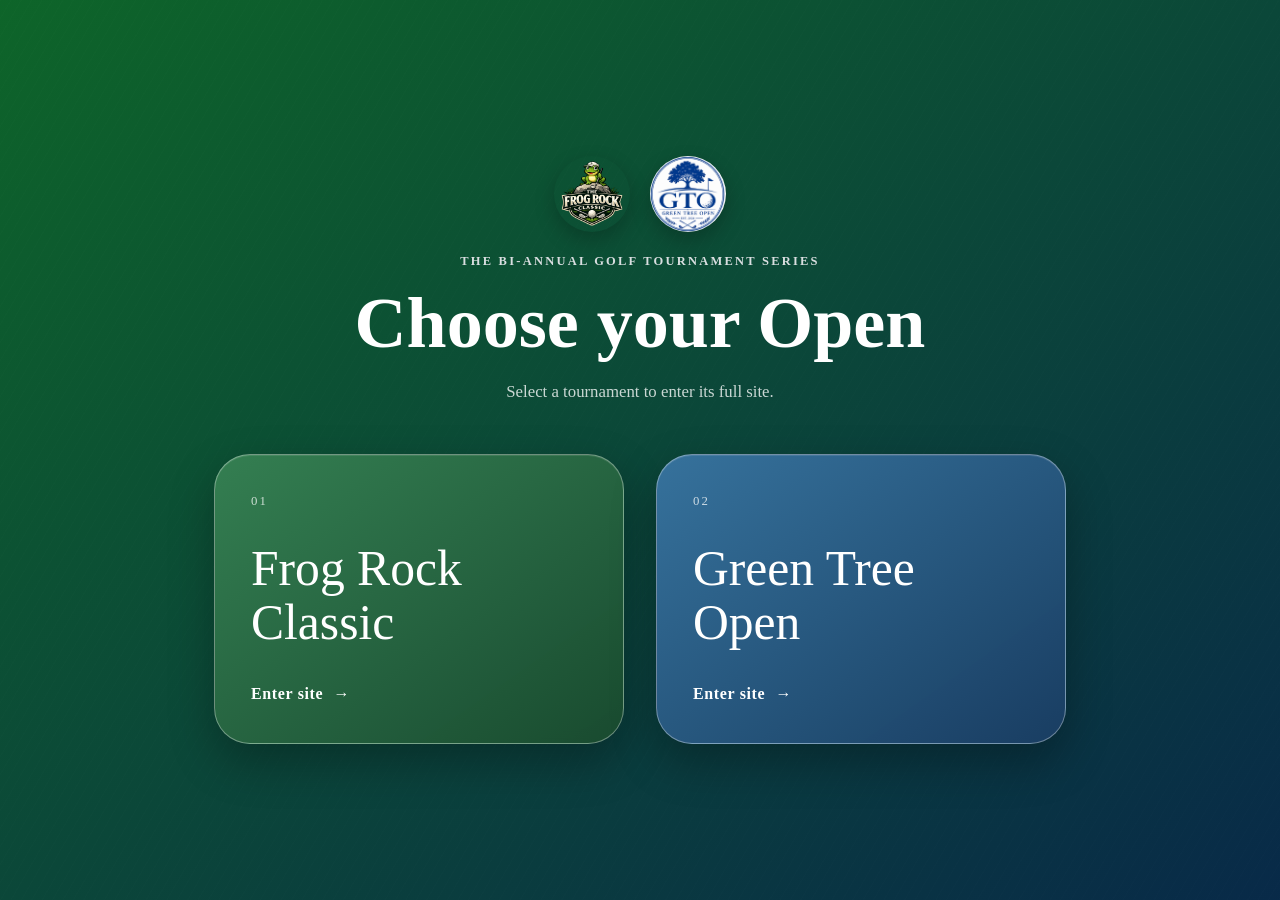
<file: index.html>
<!DOCTYPE html>
<html lang="en">
<head>
    <meta charset="UTF-8">
    <meta name="viewport" content="width=device-width, initial-scale=1.0, maximum-scale=5.0">
    <meta name="theme-color" content="#2c5f2d">
    <meta name="description" content="Choose between the Frog Rock Classic and Green Tree Open">
    <title>Open Championships</title>
    <link rel="icon" type="image/png" href="public/images/fgc.png">
    <link rel="stylesheet" href="styles.css">
</head>
<body class="landing-page">
    <main class="landing-main">
        <section class="landing-intro">
            <div class="landing-logos" aria-label="Tournament logos">
                <img src="public/images/fgc.png" alt="Frog Rock Classic logo" class="landing-logo">
                <img src="public/images/GTO%20logo.png" alt="Green Tree Open logo" class="landing-logo">
            </div>
            <p class="landing-kicker">The bi-annual golf tournament series</p>
            <h1>Choose your Open</h1>
            <p class="landing-copy">Select a tournament to enter its full site.</p>
        </section>

        <section class="open-choices" aria-label="Tournament websites">
            <a class="open-bubble open-bubble--frog" href="frog-rock-open.html">
                <span class="bubble-number">01</span>
                <span class="bubble-title">Frog Rock Classic</span>
                <span class="bubble-action">Enter site <span aria-hidden="true">&#8594;</span></span>
            </a>
            <a class="open-bubble open-bubble--tree" href="green-tree-open.html">
                <span class="bubble-number">02</span>
                <span class="bubble-title">Green Tree Open</span>
                <span class="bubble-action">Enter site <span aria-hidden="true">&#8594;</span></span>
            </a>
        </section>
    </main>
</body>
</html>
</file>
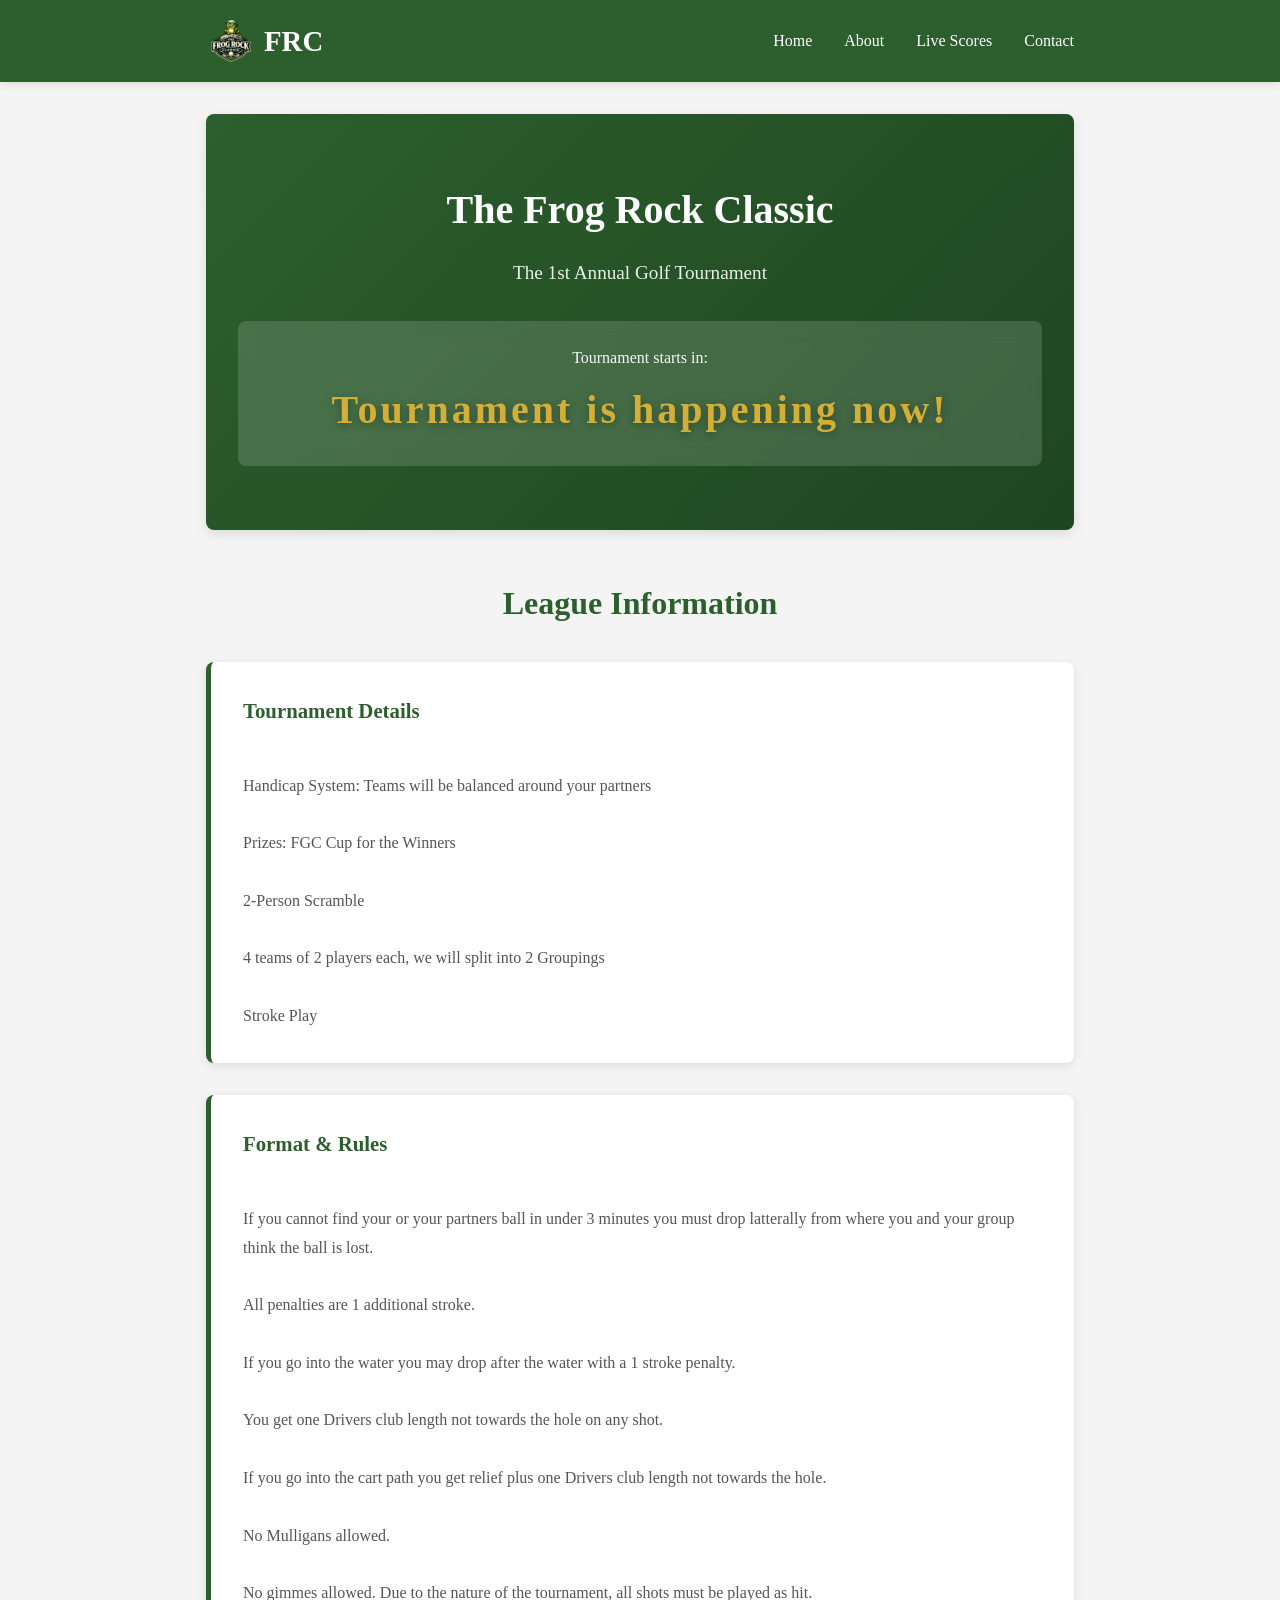
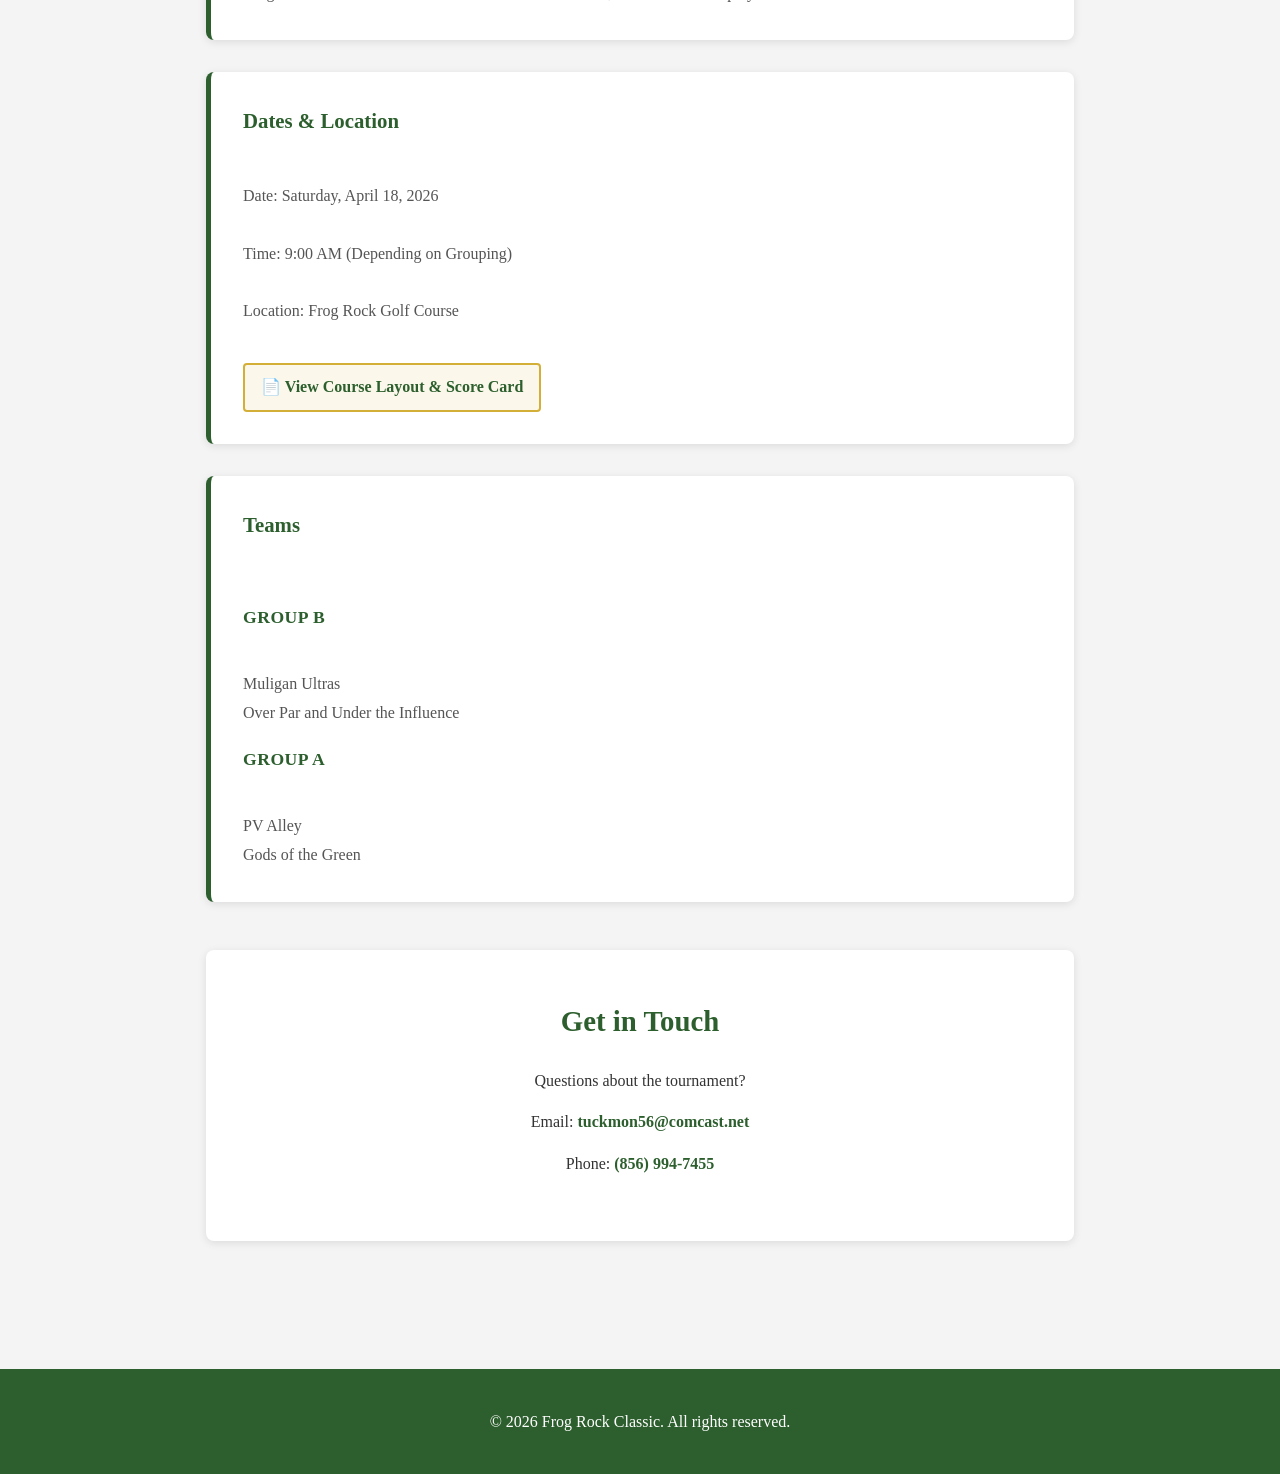
<file: frog-rock-open.html>
<!DOCTYPE html>
<html lang="en">
<head>
    <meta charset="UTF-8">
    <meta name="viewport" content="width=device-width, initial-scale=1.0, maximum-scale=5.0">
    <meta name="theme-color" content="#2c5f2d">
    <meta name="description" content="Golf Tournament League Information">
    <title>Frog Rock Classic</title>
    <link rel="icon" type="image/png" href="public/images/fgc.png">
    <link rel="stylesheet" href="styles.css">
</head>
<body>
    <header>
        <nav>
            <a href="index.html" class="logo" aria-label="Return to tournament selection">
                <img src="public/images/fgc.png" alt="FRC Logo" class="logo-image">
                <span>FRC</span>
            </a>
            <ul class="nav-links">
                <li><a href="#home">Home</a></li>
                <li><a href="#about">About</a></li>
                <li><a href="scores.html">Live Scores</a></li>
                <li><a href="#contact">Contact</a></li>
            </ul>
        </nav>
    </header>

    <main>
        <section id="home" class="hero">
            <h1>The Frog Rock Classic</h1>
            <p>The 1st Annual Golf Tournament</p>
            <div id="countdown-container">
                <p>Tournament starts in:</p>
                <div id="countdown"></div>
            </div>
        </section>

        <section id="about" class="league-info">
            <h2>League Information</h2>
            <div class="info-container">
                <div class="info-card">
                    <h3>Tournament Details</h3>
                    <p>
                        <br>Handicap System: Teams will be balanced around your partners <br>
                        <br>Prizes: FGC Cup for the Winners <br>
                        <br>2-Person Scramble <br>
                        <br>4 teams of 2 players each, we will split into 2 Groupings <br>
                        <br>Stroke Play <br>
                    </p>
                </div>
                <div class="info-card">
                    <h3>Format & Rules</h3>
                    <p>
                        <br> If you cannot find your or your partners ball in under 3 minutes you must drop latterally from where you and your group think the ball is lost. <br>
                        <br> All penalties are 1 additional stroke. <br>
                        <br> If you go into the water you may drop after the water with a 1 stroke penalty. <br>
                        <br> You get one Drivers club length not towards the hole on any shot. <br>
                        <br> If you go into the cart path you get relief plus one Drivers club length not towards the hole. <br>
                        <br> No Mulligans allowed. <br>
                        <br> No gimmes allowed. Due to the nature of the tournament, all shots must be played as hit. <br>
                    </p>
                </div>
                <div class="info-card">
                    <h3>Dates & Location</h3>
                    <p>
                        <br>Date: Saturday, April 18, 2026 <br>
                        <br>Time: 9:00 AM (Depending on Grouping) <br>
                        <br>Location: Frog Rock Golf Course <br>
                        <br><a href="https://storage.googleapis.com/production-powweb-v1-0-6/656/1707656/BGZ0WDXo/05d2255174584f069ac02efb494a9602?fileName=Frog%20Rock%20Score%20Card.jpg.pdf" target="_blank" class="course-link">📄 View Course Layout & Score Card</a>
                    </p>
                </div>
                <div class="info-card">
                    <h3>Teams</h3>
                    <p>
                        <br>
                        <strong>Group B</strong><br>
                        Muligan Ultras<br>
                        Over Par and Under the Influence
                        <strong>Group A</strong><br>
                        PV Alley<br>
                        Gods of the Green<br>
                    </p>
                </div>
            </div>
        </section>

        <section id="contact" class="contact">
            <h2>Get in Touch</h2>
            <p>Questions about the tournament?</p>
            <p>Email: <a href="mailto:tuckmon56@comcast.net">tuckmon56@comcast.net</a></p>
            <p>Phone: <a href="tel:+856-994-7455">(856) 994-7455</a></p>
        </section>
    </main>

    <footer>
        <script>
            const tournamentDate = new Date("April 18, 2026 09:00:00").getTime();

            function updateCountdown() {
                const now = new Date().getTime();
                const distance = tournamentDate - now;

                if (distance < 0) {
                    document.getElementById("countdown").innerHTML = "Tournament is happening now!";
                    return;
                }

                const days = Math.floor(distance / (1000 * 60 * 60 * 24));
                const hours = Math.floor((distance % (1000 * 60 * 60 * 24)) / (1000 * 60 * 60));
                const minutes = Math.floor((distance % (1000 * 60 * 60)) / (1000 * 60));
                const seconds = Math.floor((distance % (1000 * 60)) / 1000);

                document.getElementById("countdown").innerHTML =
                    days + "d " + hours + "h " + minutes + "m " + seconds + "s";
            }

            updateCountdown();
            setInterval(updateCountdown, 1000);
        </script>
        <p>&copy; 2026 Frog Rock Classic. All rights reserved.</p>
    </footer>
</body>
</html>
</file>
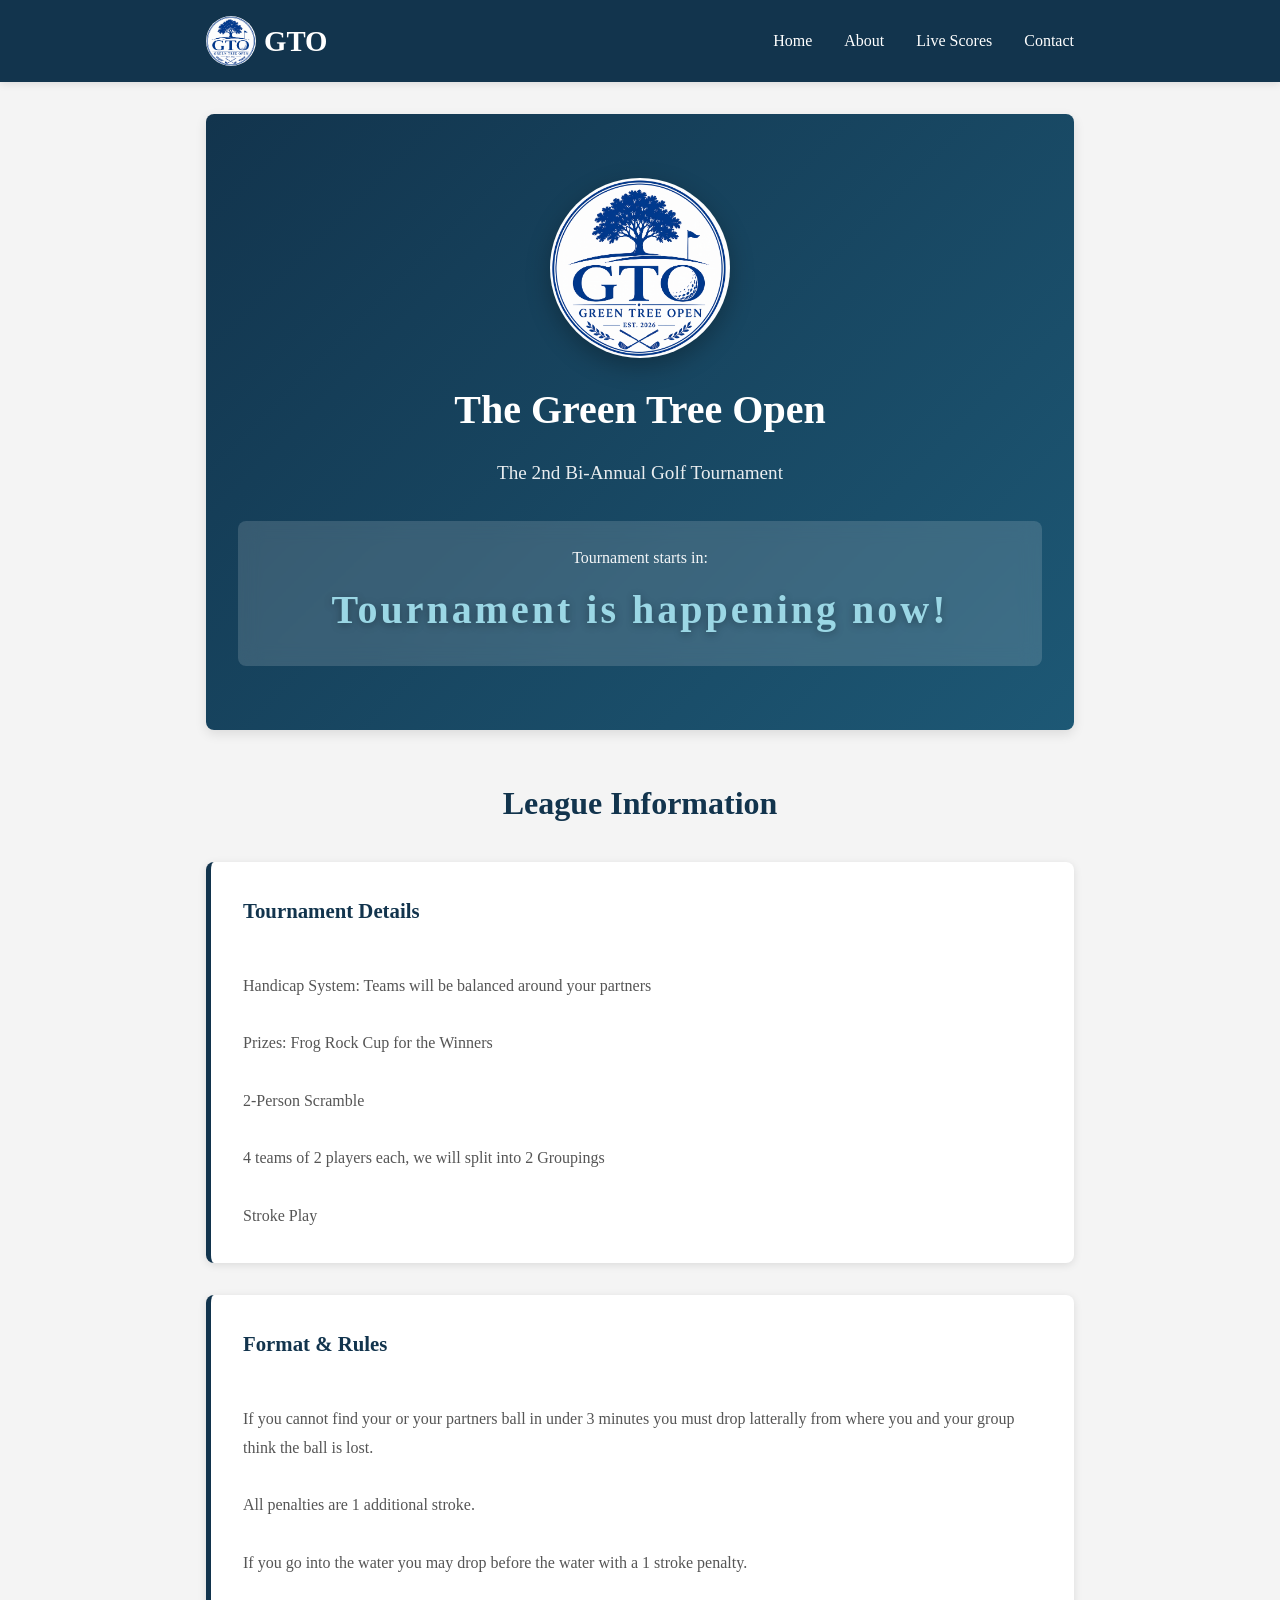
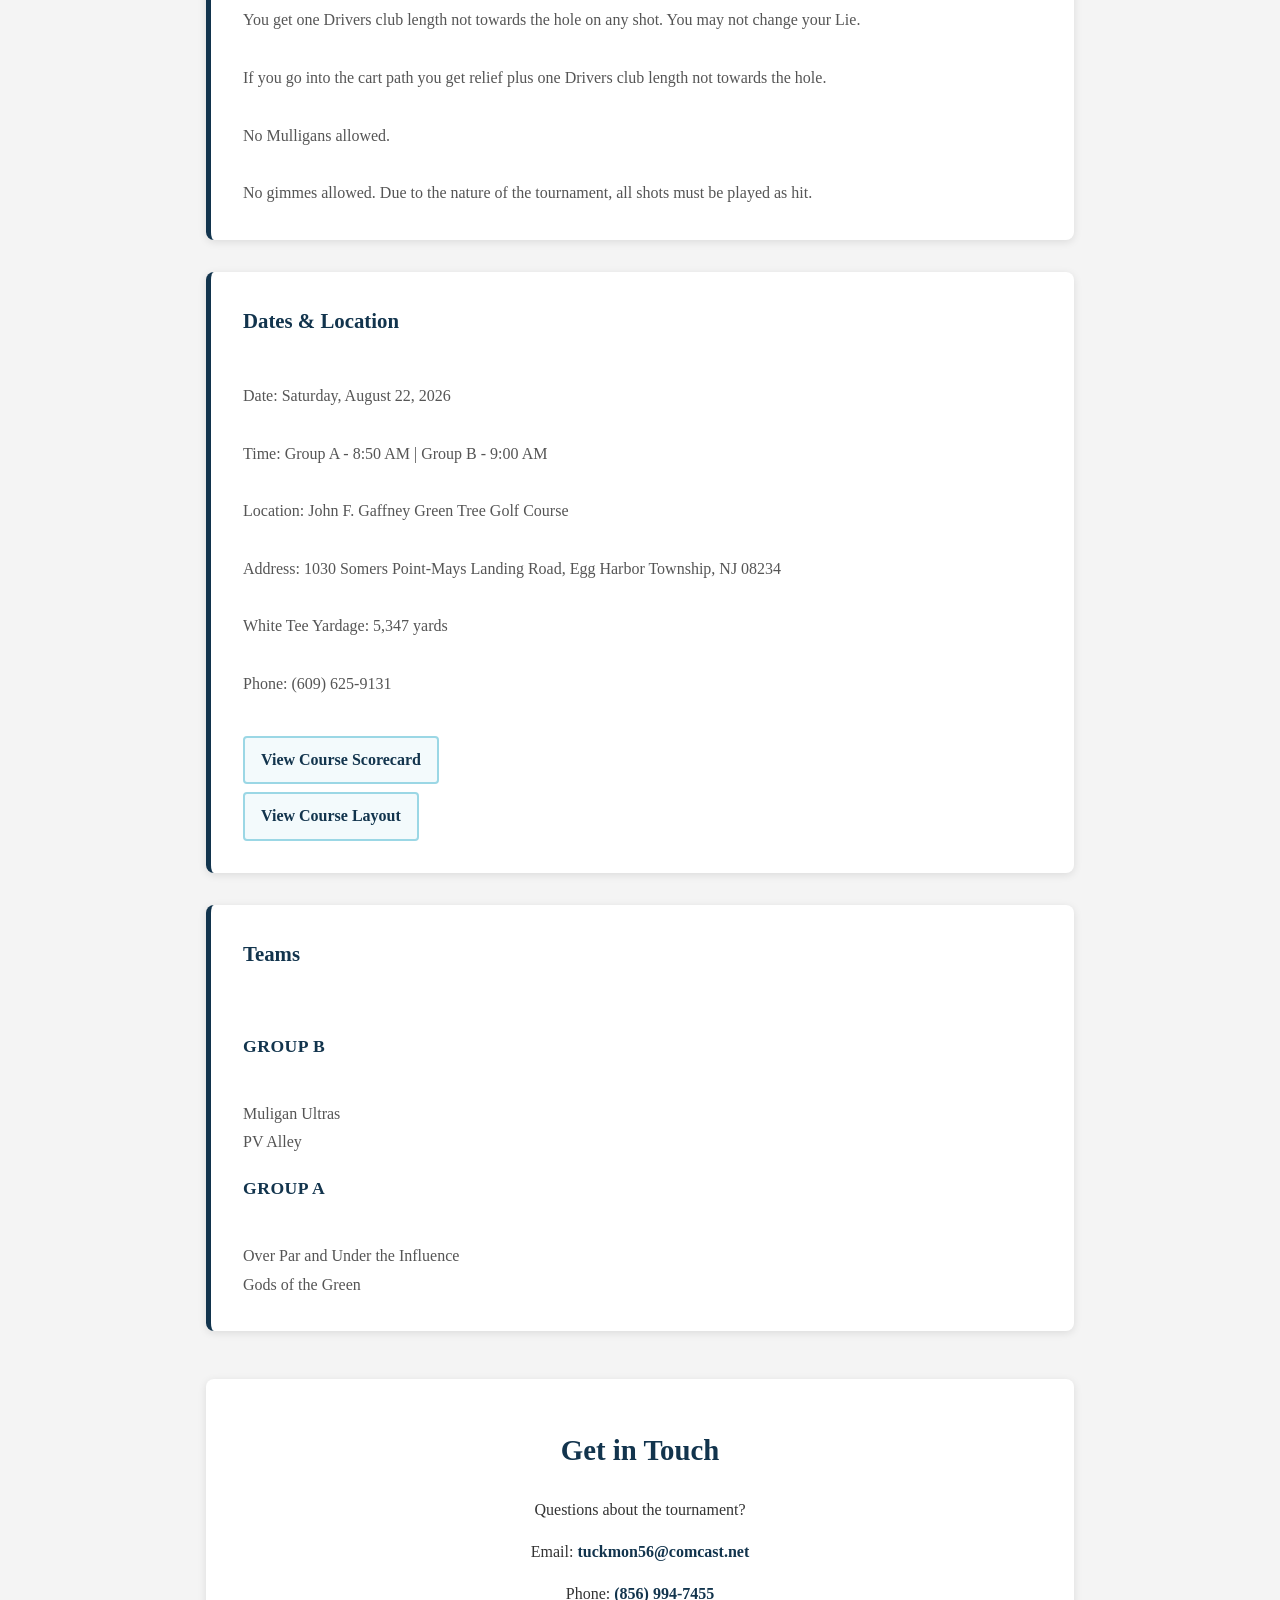
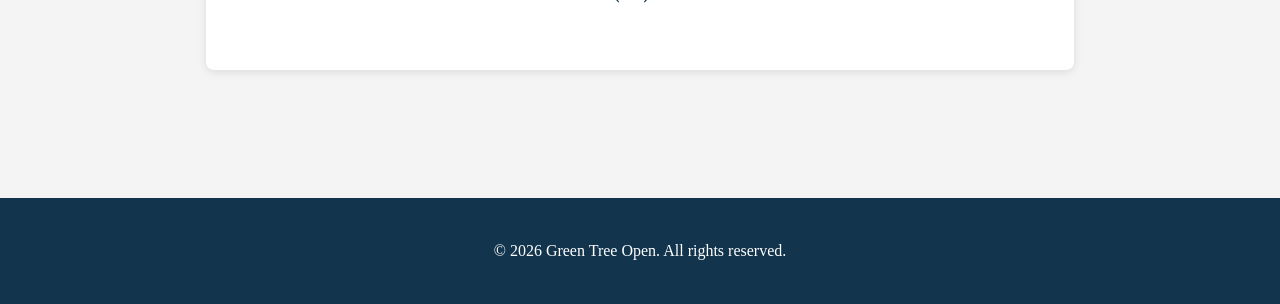
<file: green-tree-open.html>
<!DOCTYPE html>
<html lang="en">
<head>
    <meta charset="UTF-8">
    <meta name="viewport" content="width=device-width, initial-scale=1.0, maximum-scale=5.0">
    <meta name="theme-color" content="#12344d">
    <meta name="description" content="Green Tree Open golf tournament information">
    <title>Green Tree Open</title>
    <link rel="icon" type="image/png" href="public/images/GTO%20logo.png">
    <link rel="stylesheet" href="styles.css">
</head>
<body class="green-tree-page">
    <header>
        <nav>
            <a href="index.html" class="logo" aria-label="Return to tournament selection">
                <img src="public/images/GTO%20logo.png" alt="Green Tree Open logo" class="logo-image">
                <span>GTO</span>
            </a>
            <ul class="nav-links">
                <li><a href="#home">Home</a></li>
                <li><a href="#about">About</a></li>
                <li><a href="scores.html?tournament=gto">Live Scores</a></li>
                <li><a href="#contact">Contact</a></li>
            </ul>
        </nav>
    </header>

    <main>
        <section id="home" class="hero">
            <img class="gto-emblem" src="public/images/GTO%20logo.png" alt="Green Tree Open Golf Emblem">
            <h1>The Green Tree Open</h1>
            <p>The 2nd Bi-Annual Golf Tournament</p>
            <div id="countdown-container">
                <p>Tournament starts in:</p>
                <div id="countdown"></div>
            </div>
        </section>

        <section id="about" class="league-info">
            <h2>League Information</h2>
            <div class="info-container">
                <div class="info-card">
                    <h3>Tournament Details</h3>
                    <p>
                        <br>Handicap System: Teams will be balanced around your partners <br>
                        <br>Prizes: Frog Rock Cup for the Winners <br>
                        <br>2-Person Scramble <br>
                        <br>4 teams of 2 players each, we will split into 2 Groupings <br>
                        <br>Stroke Play <br>
                    </p>
                </div>
                <div class="info-card">
                    <h3>Format & Rules</h3>
                    <p>
                        <br> If you cannot find your or your partners ball in under 3 minutes you must drop latterally from where you and your group think the ball is lost. <br>
                        <br> All penalties are 1 additional stroke. <br>
                        <br> If you go into the water you may drop before the water with a 1 stroke penalty. <br>
                        <br> You get one Drivers club length not towards the hole on any shot. You may not change your Lie. <br>
                        <br> If you go into the cart path you get relief plus one Drivers club length not towards the hole. <br>
                        <br> No Mulligans allowed. <br>
                        <br> No gimmes allowed. Due to the nature of the tournament, all shots must be played as hit. <br>
                    </p>
                </div>
                <div class="info-card">
                    <h3>Dates & Location</h3>
                    <p>
                        <br>Date: Saturday, August 22, 2026 <br>
                        <br>Time: Group A - 8:50 AM | Group B - 9:00 AM <br>
                        <br>Location: John F. Gaffney Green Tree Golf Course <br>
                        <br>Address: 1030 Somers Point-Mays Landing Road, Egg Harbor Township, NJ 08234 <br>
                        <br>White Tee Yardage: 5,347 yards <br>
                        <br>Phone: (609) 625-9131 <br>
                        <br><a href="https://greentree.aclink.org/scorecard/" target="_blank" class="course-link">View Course Scorecard</a>
                        <br><a href="https://greentree.aclink.org/course-layout/" target="_blank" class="course-link">View Course Layout</a>
                    </p>
                </div>
                <div class="info-card">
                    <h3>Teams</h3>
                    <p>
                        <br>
                        <strong>Group B</strong><br>
                        Muligan Ultras<br>
                        PV Alley
                        <strong>Group A</strong><br>
                        Over Par and Under the Influence
                        <br>
                        Gods of the Green<br>
                    </p>
                </div>
            </div>
        </section>

        <section id="contact" class="contact">
            <h2>Get in Touch</h2>
            <p>Questions about the tournament?</p>
            <p>Email: <a href="mailto:tuckmon56@comcast.net">tuckmon56@comcast.net</a></p>
            <p>Phone: <a href="tel:+856-994-7455">(856) 994-7455</a></p>
        </section>
    </main>

    <footer>
        <script>
            const tournamentDate = new Date("August 22, 2026 09:00:00").getTime();

            function updateCountdown() {
                const now = new Date().getTime();
                const distance = tournamentDate - now;

                if (distance < 0) {
                    document.getElementById("countdown").innerHTML = "Tournament is happening now!";
                    return;
                }

                const days = Math.floor(distance / (1000 * 60 * 60 * 24));
                const hours = Math.floor((distance % (1000 * 60 * 60 * 24)) / (1000 * 60 * 60));
                const minutes = Math.floor((distance % (1000 * 60 * 60)) / (1000 * 60));
                const seconds = Math.floor((distance % (1000 * 60)) / 1000);

                document.getElementById("countdown").innerHTML =
                    days + "d " + hours + "h " + minutes + "m " + seconds + "s";
            }

            updateCountdown();
            setInterval(updateCountdown, 1000);
        </script>
        <p>&copy; 2026 Green Tree Open. All rights reserved.</p>
    </footer>
</body>
</html>
</file>
<file: styles.css>
* {
    margin: 0;
    padding: 0;
    box-sizing: border-box;
}

/* Tournament selector */
.landing-page {
    min-height: 100vh;
    background-color: #101e27;
    background-image: linear-gradient(145deg, rgba(13, 128, 42, 0.72), rgba(6, 45, 82, 0.78)), repeating-linear-gradient(120deg, rgba(255, 255, 255, 0.025) 0, rgba(255, 255, 255, 0.025) 1px, transparent 1px, transparent 9px);
    color: white;
}

.landing-main {
    width: min(1050px, 100%);
    min-height: 100vh;
    margin: 0 auto;
    padding: 4rem 1.5rem;
    display: flex;
    flex-direction: column;
    justify-content: center;
}

.landing-intro {
    text-align: center;
    margin-bottom: 3rem;
}

.landing-logos {
    display: flex;
    justify-content: center;
    align-items: center;
    gap: 1.25rem;
    margin-bottom: 1.25rem;
}

.landing-logo {
    width: 76px;
    height: 76px;
    object-fit: contain;
    border-radius: 50%;
    box-shadow: 0 8px 20px rgba(0, 0, 0, 0.22);
}

.landing-kicker {
    color: #d9dee0;
    text-transform: uppercase;
    letter-spacing: 0.18em;
    font-size: 0.78rem;
    font-weight: 700;
    margin-bottom: 0.75rem;
}

.landing-intro h1 {
    font-family: 'Lora', 'Georgia', serif;
    font-size: clamp(2.2rem, 6vw, 4.5rem);
    line-height: 1.1;
    margin-bottom: 1rem;
}

.landing-copy {
    color: rgba(255, 255, 255, 0.78);
    font-size: 1.05rem;
}

.open-choices {
    display: grid;
    grid-template-columns: repeat(2, minmax(0, 1fr));
    gap: 2rem;
}

.open-bubble {
    min-height: 290px;
    padding: 2.25rem;
    border: 1px solid rgba(255, 255, 255, 0.36);
    border-radius: 36px;
    color: white;
    text-decoration: none;
    display: flex;
    flex-direction: column;
    justify-content: space-between;
    box-shadow: 0 18px 45px rgba(0, 0, 0, 0.28), inset 0 1px 0 rgba(255, 255, 255, 0.1);
    backdrop-filter: blur(6px);
    transition: transform 0.3s ease, box-shadow 0.3s ease;
}

.open-bubble--frog {
    background: linear-gradient(145deg, rgba(53, 128, 82, 0.98), rgba(25, 75, 48, 0.99));
}

.open-bubble--tree {
    background: linear-gradient(145deg, rgba(55, 115, 158, 0.98), rgba(25, 62, 98, 0.99));
}

.open-bubble:hover,
.open-bubble:focus-visible {
    transform: translateY(-8px) rotate(-1deg);
    box-shadow: 0 26px 55px rgba(0, 0, 0, 0.3);
    outline: none;
}

.bubble-number {
    font-size: 0.8rem;
    letter-spacing: 0.16em;
    opacity: 0.75;
}

.bubble-title {
    font-family: 'Lora', 'Georgia', serif;
    font-size: clamp(1.8rem, 4vw, 3.1rem);
    line-height: 1.1;
}

.bubble-action {
    font-weight: 700;
    letter-spacing: 0.04em;
}

.bubble-action span {
    display: inline-block;
    margin-left: 0.35rem;
    transition: transform 0.3s ease;
}

.open-bubble:hover .bubble-action span,
.open-bubble:focus-visible .bubble-action span {
    transform: translateX(5px);
}

@import url('https://fonts.googleapis.com/css2?family=Lora:wght@400;600;700&family=Merriweather:wght@400;700&display=swap');

body {
    font-family: 'Merriweather', 'Georgia', serif;
    line-height: 1.6;
    color: #333;
    background-color: #f4f4f4;
}

/* Header & Navigation */
header {
    background-color: #2c5f2d;
    color: white;
    padding: 1rem 0;
    box-shadow: 0 2px 8px rgba(0, 0, 0, 0.1);
    position: sticky;
    top: 0;
    z-index: 100;
}

nav {
    max-width: 900px;
    margin: 0 auto;
    padding: 0 1rem;
    display: flex;
    justify-content: space-between;
    align-items: center;
}

.logo {
    font-size: 1.8rem;
    font-weight: bold;
    display: flex;
    align-items: center;
    gap: 0.5rem;
    color: white;
    text-decoration: none;
}

.logo-image {
    height: 50px;
    width: auto;
    object-fit: contain;
}

.nav-links {
    display: flex;
    list-style: none;
    gap: 2rem;
}

.nav-links a {
    color: white;
    text-decoration: none;
    transition: color 0.3s;
    font-weight: 500;
}

.nav-links a:hover {
    color: #d4af37;
}

/* Green Tree blue theme */
.green-tree-page header {
    background-color: #12344d;
}

.green-tree-page .hero {
    background: linear-gradient(135deg, #12344d 0%, #1d5875 100%);
}

.green-tree-page .logo-image {
    width: 50px;
    height: 50px;
    aspect-ratio: 1;
    border-radius: 50%;
    object-fit: cover;
    background: white;
}

.gto-emblem {
    display: block;
    width: min(180px, 45vw);
    aspect-ratio: 1;
    object-fit: contain;
    margin: 0 auto 1.25rem;
    border-radius: 50%;
    box-shadow: 0 8px 24px rgba(0, 0, 0, 0.28);
}

.green-tree-page .nav-links a:hover,
.green-tree-page .nav-links .active {
    color: #9bd7e5 !important;
}

.green-tree-page #countdown {
    color: #9bd7e5;
}

.green-tree-page .league-info h2,
.green-tree-page .schedule h2,
.green-tree-page .standings h2,
.green-tree-page .contact h2,
.green-tree-page .live-scores h2,
.green-tree-page .hole-by-hole h2,
.green-tree-page .score-input h2 {
    color: #12344d;
}

.green-tree-page .info-card {
    border-left-color: #12344d;
}

.green-tree-page .info-card h3,
.green-tree-page .info-card strong,
.green-tree-page .course-link,
.green-tree-page .contact a,
.green-tree-page .form-group label {
    color: #12344d;
}

.green-tree-page .course-link {
    background-color: rgba(155, 215, 229, 0.12);
    border-color: #9bd7e5;
}

.green-tree-page .course-link:hover {
    background-color: #9bd7e5;
    color: #12344d;
}

.green-tree-page .contact a:hover {
    color: #1d5875;
}

.green-tree-page .schedule-table thead,
.green-tree-page .standings-table thead,
.green-tree-page .scores-table thead,
.green-tree-page .hole-scores-table thead {
    background-color: #12344d;
}

.green-tree-page .submit-btn {
    background-color: #12344d;
}

.green-tree-page .submit-btn:hover {
    background-color: #1d5875;
}

.green-tree-page .form-group select:focus,
.green-tree-page .form-group input:focus {
    border-color: #12344d;
}

.green-tree-page .scores-table tbody tr:nth-child(1) {
    background-color: #9bd7e5;
    color: #12344d;
}

.green-tree-page .scores-table tbody tr:nth-child(1):hover {
    background-color: #78c1d2;
}

.green-tree-page footer {
    background-color: #12344d;
}

/* Main Content */
main {
    max-width: 900px;
    margin: 0 auto;
    padding: 2rem 1rem;
    min-height: calc(100vh - 200px);
}

/* Hero Section */
.hero {
    background: linear-gradient(135deg, #2c5f2d 0%, #1e4620 100%);
    color: white;
    padding: 4rem 2rem;
    text-align: center;
    border-radius: 8px;
    margin-bottom: 3rem;
    box-shadow: 0 4px 12px rgba(0, 0, 0, 0.1);
}

.hero h1 {
    font-size: 2.5rem;
    margin-bottom: 1rem;
}

.hero p {
    font-size: 1.2rem;
    opacity: 0.9;
    margin-bottom: 2rem;
}

/* Countdown Timer */
#countdown-container {
    margin-top: 2rem;
    padding: 1.5rem;
    background: rgba(255, 255, 255, 0.15);
    border-radius: 8px;
    backdrop-filter: blur(10px);
}

#countdown-container p {
    font-size: 1rem;
    margin-bottom: 0.5rem;
    opacity: 0.95;
}

#countdown {
    font-size: 2.5rem;
    font-weight: 700;
    letter-spacing: 3px;
    color: #d4af37;
    text-shadow: 0 2px 8px rgba(0, 0, 0, 0.3);
}

/* League Info Section */
.league-info {
    margin-bottom: 3rem;
}

.league-info h2 {
    font-size: 2rem;
    color: #2c5f2d;
    margin-bottom: 2rem;
    text-align: center;
}

.info-container {
    display: grid;
    grid-template-columns: 1fr;
    gap: 2rem;
    margin-bottom: 2rem;
}

.info-card {
    background: white;
    padding: 2rem;
    border-radius: 8px;
    box-shadow: 0 2px 8px rgba(0, 0, 0, 0.1);
    border-left: 5px solid #2c5f2d;
    transition: transform 0.3s, box-shadow 0.3s;
}

.info-card:hover {
    transform: translateY(-5px);
    box-shadow: 0 8px 16px rgba(0, 0, 0, 0.15);
}

.info-card h3 {
    color: #2c5f2d;
    margin-bottom: 1rem;
    font-size: 1.3rem;
}

.info-card p {
    color: #555;
    line-height: 1.8;
}

/* Course link styling */
.course-link {
    display: inline-block;
    color: #2c5f2d;
    text-decoration: none;
    font-weight: 600;
    padding: 0.5rem 1rem;
    background-color: rgba(212, 175, 55, 0.1);
    border: 2px solid #d4af37;
    border-radius: 4px;
    transition: all 0.3s ease;
    margin-top: 0.5rem;
}

.course-link:hover {
    background-color: #d4af37;
    color: #2c5f2d;
    text-decoration: none;
    transform: translateY(-2px);
    box-shadow: 0 4px 8px rgba(0, 0, 0, 0.2);
}

/* Teams section specific styling */
.info-card strong {
    color: #2c5f2d;
    font-weight: 600;
    display: block;
    margin: 1rem 0 0.5rem 0;
    text-transform: uppercase;
    letter-spacing: 0.5px;
    font-size: 1.1rem;
}

.info-card:nth-child(4) strong:first-child {
    margin-top: 0;
}

/* Schedule Section */
.schedule {
    margin-bottom: 3rem;
}

.schedule h2 {
    font-size: 2rem;
    color: #2c5f2d;
    margin-bottom: 2rem;
    text-align: center;
}

.schedule-table {
    width: 100%;
    border-collapse: collapse;
    background: white;
    box-shadow: 0 2px 8px rgba(0, 0, 0, 0.1);
    border-radius: 8px;
    overflow: hidden;
    margin-bottom: 2rem;
}

.schedule-table thead {
    background-color: #2c5f2d;
    color: white;
}

.schedule-table th,
.schedule-table td {
    padding: 1rem;
    text-align: left;
    border-bottom: 1px solid #ddd;
}

.schedule-table tbody tr:hover {
    background-color: #f9f9f9;
}

/* Standings Section */
.standings {
    margin-bottom: 3rem;
}

.standings h2 {
    font-size: 2rem;
    color: #2c5f2d;
    margin-bottom: 2rem;
    text-align: center;
}

.standings-table {
    width: 100%;
    border-collapse: collapse;
    background: white;
    box-shadow: 0 2px 8px rgba(0, 0, 0, 0.1);
    border-radius: 8px;
    overflow: hidden;
    margin-bottom: 2rem;
}

.standings-table thead {
    background-color: #2c5f2d;
    color: white;
}

.standings-table th,
.standings-table td {
    padding: 1rem;
    text-align: left;
    border-bottom: 1px solid #ddd;
}

.standings-table tbody tr:hover {
    background-color: #f9f9f9;
}

/* Contact Section */
.contact {
    background: white;
    padding: 3rem 2rem;
    text-align: center;
    border-radius: 8px;
    box-shadow: 0 2px 8px rgba(0, 0, 0, 0.1);
    margin-bottom: 3rem;
}

.contact h2 {
    color: #2c5f2d;
    margin-bottom: 1.5rem;
    font-size: 1.8rem;
}

.contact p {
    margin: 1rem 0;
    font-size: 1rem;
}

.contact a {
    color: #2c5f2d;
    text-decoration: none;
    font-weight: bold;
    transition: color 0.3s;
}

.contact a:hover {
    color: #1e4620;
    text-decoration: underline;
}

/* Footer */
footer {
    background-color: #2c5f2d;
    color: white;
    text-align: center;
    padding: 2rem 1rem;
    margin-top: 3rem;
    position: relative;
}

footer p {
    margin: 0.5rem 0;
}

/* Admin Controls */
.admin-controls {
    position: absolute;
    top: 10px;
    right: 10px;
}

.clear-btn {
    background: rgba(255, 255, 255, 0.1);
    border: 1px solid rgba(255, 255, 255, 0.3);
    color: rgba(255, 255, 255, 0.7);
    padding: 0.3rem 0.6rem;
    border-radius: 4px;
    font-size: 0.8rem;
    cursor: pointer;
    transition: all 0.3s;
    opacity: 0.3;
}

.clear-btn:hover {
    opacity: 1;
    background: rgba(255, 255, 255, 0.2);
    color: white;
}

/* Score Input Section */
.score-input {
    margin-bottom: 3rem;
    background: white;
    padding: 2rem;
    border-radius: 8px;
    box-shadow: 0 2px 8px rgba(0, 0, 0, 0.1);
}

.score-input h2 {
    color: #2c5f2d;
    margin-bottom: 2rem;
    text-align: center;
}

#scoreForm {
    display: grid;
    grid-template-columns: repeat(auto-fit, minmax(250px, 1fr));
    gap: 1.5rem;
    max-width: 800px;
    margin: 0 auto;
}

.form-group {
    display: flex;
    flex-direction: column;
}

.form-group label {
    margin-bottom: 0.5rem;
    font-weight: 600;
    color: #2c5f2d;
}

.form-group select,
.form-group input {
    padding: 0.75rem;
    border: 2px solid #ddd;
    border-radius: 4px;
    font-size: 1rem;
    font-family: inherit;
    transition: border-color 0.3s;
}

.form-group select:focus,
.form-group input:focus {
    outline: none;
    border-color: #2c5f2d;
}

.submit-btn {
    grid-column: 1 / -1;
    padding: 1rem 2rem;
    background-color: #2c5f2d;
    color: white;
    border: none;
    border-radius: 4px;
    font-size: 1.1rem;
    font-weight: 600;
    cursor: pointer;
    transition: background-color 0.3s;
    margin-top: 1rem;
}

.submit-btn:hover {
    background-color: #1e4620;
}

/* Live Scores Section */
.live-scores {
    margin-bottom: 3rem;
}

.live-scores h2 {
    font-size: 2rem;
    color: #2c5f2d;
    margin-bottom: 2rem;
    text-align: center;
}

.scores-container {
    overflow-x: auto;
}

.scores-table {
    width: 100%;
    border-collapse: collapse;
    background: white;
    box-shadow: 0 2px 8px rgba(0, 0, 0, 0.1);
    border-radius: 8px;
    overflow: hidden;
    margin-bottom: 2rem;
    min-width: 600px;
}

.scores-table thead {
    background-color: #2c5f2d;
    color: white;
}

.scores-table th,
.scores-table td {
    padding: 1rem;
    text-align: left;
    border-bottom: 1px solid #ddd;
}

.scores-table tbody tr:hover {
    background-color: #f9f9f9;
}

.scores-table tbody tr:nth-child(1) {
    background-color: #d4af37;
    color: #2c5f2d;
    font-weight: 600;
}

.scores-table tbody tr:nth-child(1):hover {
    background-color: #c4a027;
}

/* Hole-by-Hole Scores */
.hole-by-hole {
    margin-bottom: 3rem;
}

.hole-by-hole h2 {
    font-size: 2rem;
    color: #2c5f2d;
    margin-bottom: 2rem;
    text-align: center;
}

.hole-scores-container {
    overflow-x: auto;
}

.hole-scores-table {
    width: 100%;
    border-collapse: collapse;
    background: white;
    box-shadow: 0 2px 8px rgba(0, 0, 0, 0.1);
    border-radius: 8px;
    overflow: hidden;
    margin-bottom: 2rem;
    min-width: 800px;
}

.hole-scores-table thead {
    background-color: #2c5f2d;
    color: white;
}

.hole-scores-table th,
.hole-scores-table td {
    padding: 0.75rem;
    text-align: center;
    border-bottom: 1px solid #ddd;
}

.hole-scores-table tbody tr:hover {
    background-color: #f9f9f9;
}

/* Active nav link */
.nav-links .active {
    color: #d4af37 !important;
    font-weight: 600;
}

/* Responsive Design */
@media (max-width: 768px) {
    .landing-main {
        min-height: 100svh;
        padding: 2.25rem 1rem;
    }

    .landing-intro {
        margin-bottom: 2rem;
    }

    .landing-logos {
        gap: 0.85rem;
        margin-bottom: 1rem;
    }

    .landing-logo {
        width: 64px;
        height: 64px;
    }

    .landing-kicker {
        font-size: 0.68rem;
        letter-spacing: 0.12em;
    }

    .landing-intro h1 {
        font-size: clamp(2rem, 10vw, 3rem);
        margin-bottom: 0.75rem;
    }

    .landing-copy {
        font-size: 0.92rem;
    }

    .open-choices {
        grid-template-columns: 1fr;
        gap: 1rem;
    }

    .open-bubble {
        min-height: 190px;
        padding: 1.35rem 1.5rem;
        border-radius: 24px;
    }

    .bubble-title {
        font-size: clamp(1.7rem, 8vw, 2.35rem);
    }

    nav {
        flex-direction: column;
        gap: 1rem;
        padding: 1rem;
    }

    .nav-links {
        flex-direction: row;
        gap: 1rem;
        text-align: center;
        flex-wrap: wrap;
        justify-content: center;
    }

    .hero h1 {
        font-size: 1.8rem;
    }

    .hero p {
        font-size: 1rem;
    }

    .league-info h2,
    .schedule h2,
    .standings h2,
    .contact h2,
    .live-scores h2,
    .hole-by-hole h2,
    .score-input h2 {
        font-size: 1.5rem;
    }

    .schedule-table th,
    .schedule-table td,
    .standings-table th,
    .standings-table td {
        padding: 0.7rem;
        font-size: 0.9rem;
    }

    /* Score form mobile optimization */
    #scoreForm {
        grid-template-columns: 1fr;
        gap: 1rem;
    }

    .submit-btn {
        padding: 0.8rem 1.5rem;
        font-size: 1rem;
    }

    /* Scores table mobile optimization */
    .scores-table,
    .hole-scores-table {
        font-size: 0.85rem;
    }

    .scores-table th,
    .scores-table td,
    .hole-scores-table th,
    .hole-scores-table td {
        padding: 0.5rem;
    }
}

@media (max-width: 480px) {
    body {
        font-size: 14px;
    }

    main {
        padding: 1rem 0.5rem;
    }

    .landing-main {
        padding: 1.5rem 1rem;
    }

    .landing-logo {
        width: 56px;
        height: 56px;
    }

    .landing-intro {
        margin-bottom: 1.5rem;
    }

    .open-bubble {
        min-height: 165px;
        padding: 1.15rem 1.25rem;
    }

    header {
        padding: 0.5rem 0;
    }

    .logo {
        font-size: 1.5rem;
    }

    .logo-image {
        height: 40px;
    }

    .nav-links {
        gap: 0.8rem;
    }

    .nav-links a {
        font-size: 0.9rem;
        padding: 0.5rem;
    }

    .hero {
        padding: 1.5rem 1rem;
        margin-bottom: 2rem;
    }

    .hero h1 {
        font-size: 1.5rem;
    }

    .hero p {
        font-size: 0.9rem;
        margin-bottom: 1.5rem;
    }

    #countdown-container p {
        font-size: 0.9rem;
        margin-bottom: 0.3rem;
    }

    #countdown {
        font-size: 2rem;
        padding: 1rem;
    }

    .info-container {
        gap: 1.5rem;
    }

    .info-card strong {
        font-size: 1rem;
        margin: 1rem 0 0.4rem 0;
    }

    .info-card h3 {
        font-size: 1.2rem;
        margin-bottom: 0.8rem;
    }

    .contact {
        padding: 1.5rem 1rem;
    }
    .course-link {
        padding: 0.4rem 0.8rem;
        font-size: 0.9rem;
        margin-top: 0.3rem;
    }
    .contact h2 {
        font-size: 1.3rem;
        margin-bottom: 1rem;
    }

    /* Mobile score form */
    .score-input {
        padding: 1.5rem 1rem;
        margin-bottom: 2rem;
    }

    .form-group label {
        font-size: 0.9rem;
    }

    .form-group select,
    .form-group input {
        padding: 0.6rem;
        font-size: 0.9rem;
    }

    /* Mobile tables - make them scrollable */
    .scores-container,
    .hole-scores-container {
        overflow-x: auto;
        -webkit-overflow-scrolling: touch;
    }

    .scores-table,
    .hole-scores-table {
        min-width: 100%;
        font-size: 0.8rem;
    }

    .scores-table {
        table-layout: fixed;
        height: auto;
        font-size: 0.74rem;
    }

    .scores-table th:nth-child(1),
    .scores-table td:nth-child(1) {
        width: 40%;
    }

    .scores-table th:nth-child(3),
    .scores-table td:nth-child(3) {
        width: 18%;
    }

    .scores-table th:nth-child(2),
    .scores-table td:nth-child(2),
    .scores-table th:nth-child(4),
    .scores-table td:nth-child(4) {
        width: 21%;
        display: table-cell !important;
    }

    .scores-table th,
    .scores-table td {
        padding: 0.45rem 0.25rem;
        white-space: normal;
        vertical-align: middle;
        line-height: 1.35;
        overflow-wrap: anywhere;
        text-align: center;
    }

    .scores-table th:first-child,
    .scores-table td:first-child {
        text-align: left;
        white-space: normal;
        overflow-wrap: anywhere;
        line-height: 1.4;
        vertical-align: top;
        text-align: left;
    }

    .scores-table tbody tr:first-child td {
        line-height: 1.45;
        vertical-align: top;
    }

    .hole-scores-table th,
    .hole-scores-table td {
        padding: 0.3rem 0.4rem;
        font-size: 0.75rem;
    }

    /* Keep the over/under result visible on very small screens */
    .scores-table th:nth-child(5),
    .scores-table td:nth-child(5) {
        display: none;
    }

    /* Mobile footer */
    footer {
        padding: 1.5rem 1rem;
        position: relative;
    }

    .admin-controls {
        position: static;
        text-align: center;
        margin-bottom: 1rem;
    }

    .clear-btn {
        font-size: 0.7rem;
        padding: 0.4rem 0.8rem;
    }
}

/* Touch-friendly buttons and interactions */
@media (hover: none) and (pointer: coarse) {
    .nav-links a,
    .submit-btn,
    .clear-btn {
        min-height: 44px;
        min-width: 44px;
        display: inline-flex;
        align-items: center;
        justify-content: center;
    }

    .info-card {
        transition: none; /* Remove hover effects on touch devices */
    }

    .scores-table tbody tr,
    .hole-scores-table tbody tr {
        transition: none;
    }
}
</file>
